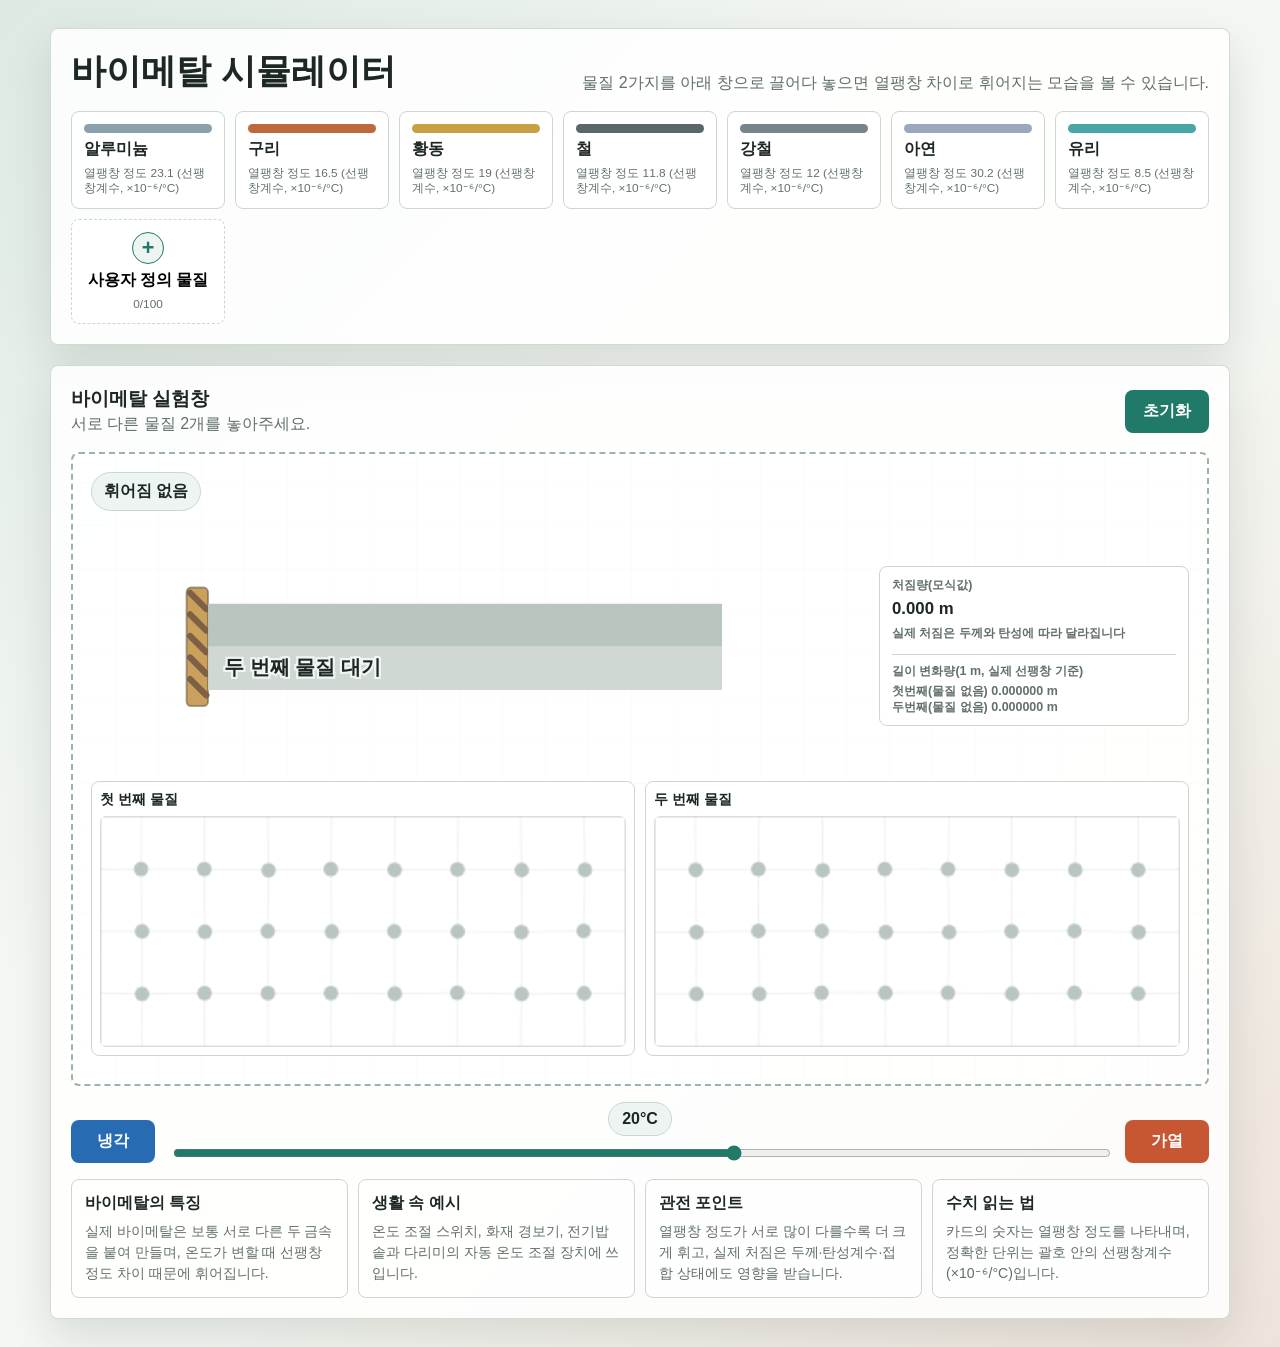
<file: bimetal-simulator/index.html>
<!doctype html>
<html lang="ko">
<head>
  <meta charset="utf-8">
  <meta name="viewport" content="width=device-width, initial-scale=1">
  <title>바이메탈 시뮬레이터</title>
  <link rel="stylesheet" href="style.css?v=friendly-coefficient-label">
</head>
<body>
  <main class="app">
    <section class="library" aria-label="물질 보기창">
      <div class="section-head">
        <h1>바이메탈 시뮬레이터</h1>
        <p>물질 2가지를 아래 창으로 끌어다 놓으면 열팽창 차이로 휘어지는 모습을 볼 수 있습니다.</p>
      </div>
      <div class="material-grid" id="materialGrid"></div>
    </section>

    <section class="workspace" aria-label="바이메탈 실험창">
      <div class="controls">
        <div>
          <h2>바이메탈 실험창</h2>
          <p id="statusText">서로 다른 물질 2개를 놓아주세요.</p>
        </div>
        <button class="reset-button" type="button" id="resetButton">초기화</button>
      </div>

      <div class="drop-zone" id="dropZone" aria-label="물질을 놓는 곳">
        <div class="empty-state" id="emptyState" aria-hidden="true"></div>
        <div class="simulation" id="simulation" hidden>
          <div class="temperature-readout">
            <span id="bendLabel">휘어짐 없음</span>
          </div>
          <div class="bimetal-stage">
            <svg class="bimetal" id="bimetal" viewBox="0 0 760 260" role="img" aria-label="바이메탈 휘어짐 그림">
              <g class="fixed-clamp-svg" aria-hidden="true">
                <rect x="54" y="64" width="24" height="132" rx="5"></rect>
                <path d="M 58 70 L 76 88 M 58 94 L 76 112 M 58 118 L 76 136 M 58 142 L 76 160 M 58 166 L 76 184"></path>
              </g>
              <path class="metal-strip top-strip" id="topStrip" d=""></path>
              <path class="metal-strip bottom-strip" id="bottomStrip" d=""></path>
              <text class="strip-label top-label" id="topLabel" x="96" y="104"></text>
              <text class="strip-label bottom-label" id="bottomLabel" x="96" y="154"></text>
            </svg>
            <div class="deflection-meter" aria-live="polite">
              <span class="deflection-title">처짐량(모식값)</span>
              <strong id="deflectionValue">0.000 m</strong>
              <span class="deflection-note">실제 처짐은 두께와 탄성에 따라 달라집니다</span>
              <div class="length-change-box">
                <span>길이 변화량(1 m, 실제 선팽창 기준)</span>
                <strong id="lengthChangeValue">첫번째(물질 없음) 0.000000 m / 두번째(물질 없음) 0.000000 m</strong>
              </div>
            </div>
          </div>

          <div class="particle-panel" aria-label="입자 운동 시뮬레이션">
            <div class="particle-box">
              <div class="particle-title" id="firstParticleTitle">첫 번째 물질</div>
              <canvas id="firstParticleCanvas" width="320" height="140"></canvas>
            </div>
            <div class="particle-box">
              <div class="particle-title" id="secondParticleTitle">두 번째 물질</div>
              <canvas id="secondParticleCanvas" width="320" height="140"></canvas>
            </div>
          </div>

          <div class="selected-list" id="selectedList"></div>
        </div>
      </div>

      <div class="temperature-panel">
        <button class="temp-button" type="button" id="coolButton">냉각</button>
        <div class="temperature-gauge">
          <span id="temperatureLabel">20°C</span>
          <input id="temperatureSlider" type="range" min="-100" max="100" value="20" step="1" aria-label="온도 조절">
        </div>
        <button class="temp-button heat" type="button" id="heatButton">가열</button>
      </div>

      <section class="bimetal-info" aria-label="바이메탈 정보">
        <div class="info-card">
          <h3>바이메탈의 특징</h3>
          <p>실제 바이메탈은 보통 서로 다른 두 금속을 붙여 만들며, 온도가 변할 때 선팽창 정도 차이 때문에 휘어집니다.</p>
        </div>
        <div class="info-card">
          <h3>생활 속 예시</h3>
          <p>온도 조절 스위치, 화재 경보기, 전기밥솥과 다리미의 자동 온도 조절 장치에 쓰입니다.</p>
        </div>
        <div class="info-card">
          <h3>관전 포인트</h3>
          <p>열팽창 정도가 서로 많이 다를수록 더 크게 휘고, 실제 처짐은 두께·탄성계수·접합 상태에도 영향을 받습니다.</p>
        </div>
        <div class="info-card">
          <h3>수치 읽는 법</h3>
          <p>카드의 숫자는 열팽창 정도를 나타내며, 정확한 단위는 괄호 안의 선팽창계수(×10⁻⁶/°C)입니다.</p>
        </div>
      </section>
    </section>
  </main>

  <div class="modal-backdrop" id="customMaterialModal" hidden>
    <div class="custom-modal" role="dialog" aria-modal="true" aria-labelledby="customMaterialTitle">
      <div class="modal-head">
        <div>
          <h2 id="customMaterialTitle">사용자 정의 물질</h2>
          <p>이름, 열팽창 정도(선팽창계수, ×10⁻⁶/°C), RGB 색상을 정해 새 물질을 만드세요.</p>
        </div>
        <button class="icon-button" type="button" id="closeCustomModal" aria-label="닫기">×</button>
      </div>

      <form class="custom-form" id="customMaterialForm" novalidate>
        <label class="field">
          <span>물질 이름</span>
          <input id="customMaterialName" type="text" maxlength="20" required placeholder="예: 신소재A">
        </label>

        <label class="field">
          <span>열팽창 정도(선팽창계수, ×10⁻⁶/°C)</span>
          <input id="customMaterialCoefficient" type="number" min="0" max="100" step="0.1" required placeholder="0~100">
        </label>

        <div class="rgb-panel" aria-label="RGB 색상 설정">
          <div class="rgb-row">
            <label for="rgbR">R</label>
            <input id="rgbR" class="rgb-slider" type="range" min="0" max="255" value="80">
            <input id="rgbRNumber" class="rgb-number" type="number" min="0" max="255" value="80">
          </div>
          <div class="rgb-row">
            <label for="rgbG">G</label>
            <input id="rgbG" class="rgb-slider" type="range" min="0" max="255" value="160">
            <input id="rgbGNumber" class="rgb-number" type="number" min="0" max="255" value="160">
          </div>
          <div class="rgb-row">
            <label for="rgbB">B</label>
            <input id="rgbB" class="rgb-slider" type="range" min="0" max="255" value="160">
            <input id="rgbBNumber" class="rgb-number" type="number" min="0" max="255" value="160">
          </div>
        </div>

        <div class="custom-preview">
          <div class="preview-color" id="customColorPreview"></div>
          <div class="material-card preview-card" aria-hidden="true">
            <span class="swatch" id="customCardPreviewSwatch"></span>
            <span class="material-name" id="customCardPreviewName">신소재A</span>
            <span class="coefficient" id="customCardPreviewCoefficient">열팽창 정도 45.2 (선팽창계수, ×10⁻⁶/°C)</span>
          </div>
        </div>

        <p class="form-message" id="customMaterialMessage" aria-live="polite"></p>

        <div class="modal-actions">
          <button class="reset-button secondary-button" type="button" id="cancelCustomMaterial">취소</button>
          <button class="reset-button" type="submit">생성</button>
        </div>
      </form>
    </div>
  </div>

  <script src="script.js?v=friendly-coefficient-label"></script>
</body>
</html>
</file>
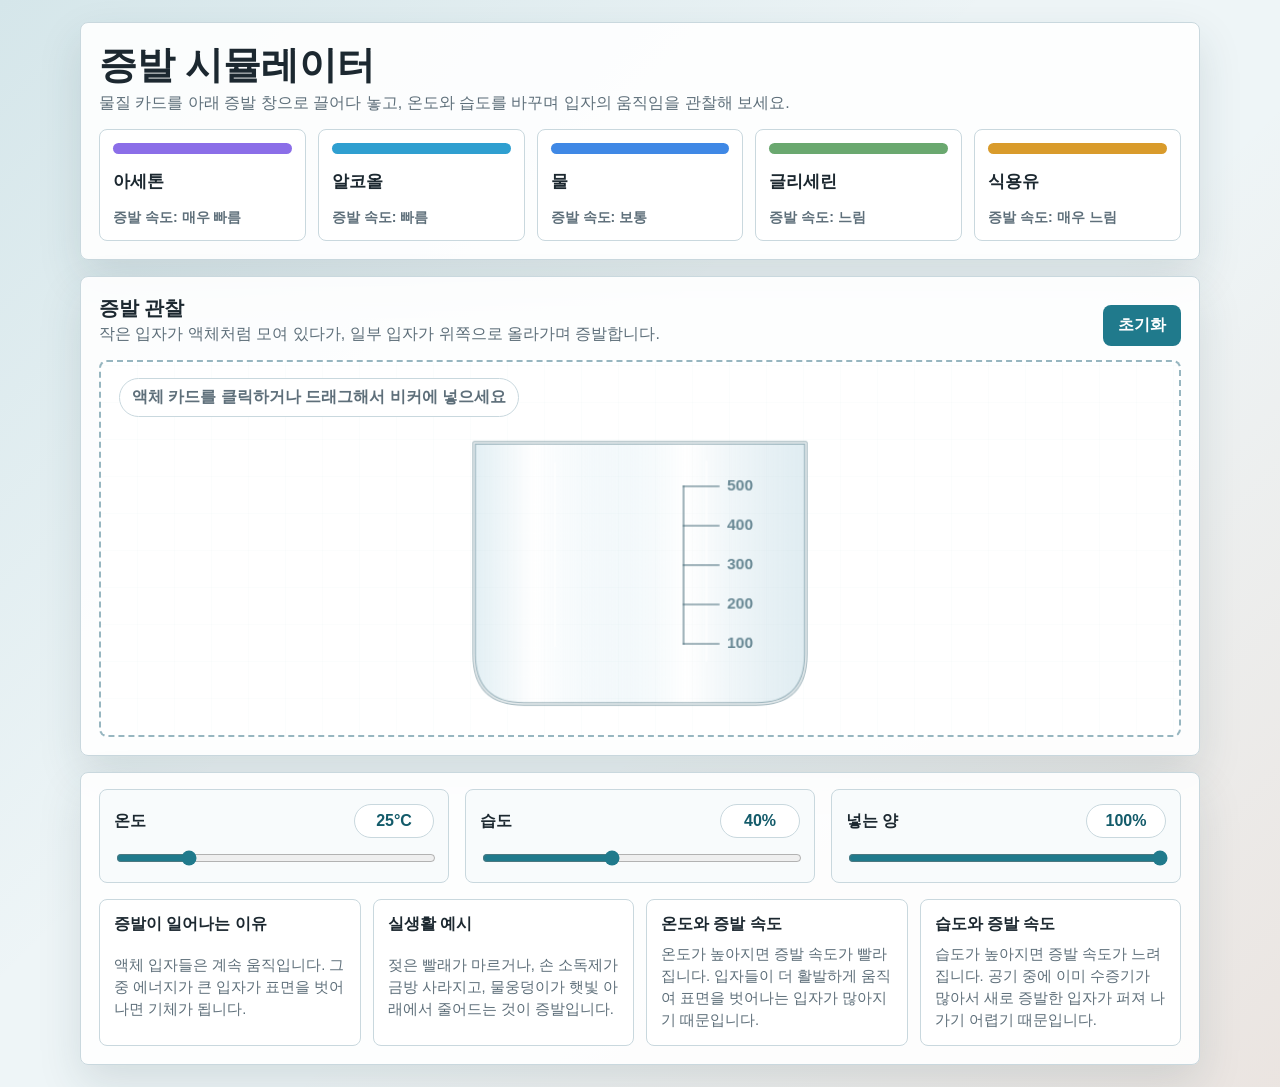
<file: evaporation-simulator/index.html>
<!doctype html>
<html lang="ko">
<head>
  <meta charset="utf-8">
  <meta name="viewport" content="width=device-width, initial-scale=1">
  <title>증발 시뮬레이터</title>
  <link rel="icon" href="data:,">
  <style>
    :root {
      color-scheme: light;
      --bg: #eef5f7;
      --panel: #ffffff;
      --ink: #1c2830;
      --muted: #5e6f7a;
      --line: #c9d8de;
      --accent: #207a8c;
      --accent-dark: #135b6a;
      --warm: #d36d3f;
      --shadow: 0 18px 44px rgba(34, 62, 72, 0.13);
    }

    * {
      box-sizing: border-box;
    }

    body {
      margin: 0;
      min-height: 100vh;
      font-family: "Pretendard Variable", "Pretendard", "SUIT", "Noto Sans KR", "Apple SD Gothic Neo", "Segoe UI", sans-serif;
      -webkit-font-smoothing: antialiased;
      text-rendering: optimizeLegibility;
      color: var(--ink);
      background:
        linear-gradient(135deg, rgba(32, 122, 140, 0.12), transparent 42%),
        linear-gradient(315deg, rgba(211, 109, 63, 0.12), transparent 42%),
        var(--bg);
    }

    button,
    input {
      font: inherit;
    }

    .app {
      width: min(1120px, calc(100% - 28px));
      margin: 0 auto;
      padding: 22px 0;
      display: grid;
      gap: 16px;
    }

    .panel {
      border: 1px solid var(--line);
      border-radius: 8px;
      background: rgba(255, 255, 255, 0.9);
      box-shadow: var(--shadow);
      padding: 18px;
    }

    .panel-head {
      display: flex;
      justify-content: space-between;
      align-items: end;
      gap: 14px;
      margin-bottom: 14px;
    }

    h1,
    h2,
    p {
      margin: 0;
    }

    h1 {
      font-size: clamp(1.55rem, 3vw, 2.35rem);
      font-weight: 800;
      letter-spacing: 0;
    }

    h2 {
      font-size: 1.22rem;
      font-weight: 800;
      letter-spacing: 0;
    }

    p {
      color: var(--muted);
      line-height: 1.5;
    }

    .material-grid {
      display: grid;
      grid-template-columns: repeat(5, minmax(125px, 1fr));
      gap: 12px;
    }

    .material-card {
      min-height: 112px;
      border: 1px solid var(--line);
      border-radius: 8px;
      background: var(--panel);
      cursor: grab;
      user-select: none;
      padding: 13px;
      display: grid;
      grid-template-rows: auto 1fr auto;
      gap: 8px;
      transition: transform 140ms ease, border-color 140ms ease, box-shadow 140ms ease;
    }

    .material-card:hover,
    .material-card:focus-visible {
      border-color: var(--accent);
      box-shadow: 0 10px 22px rgba(32, 122, 140, 0.14);
      transform: translateY(-2px);
      outline: none;
    }

    .material-card:active {
      cursor: grabbing;
    }

    .material-card.is-selected {
      border-color: var(--warm);
      box-shadow: 0 12px 26px rgba(211, 109, 63, 0.18);
    }

    .color-strip {
      width: 100%;
      height: 11px;
      border-radius: 999px;
      background: var(--card-color);
    }

    .material-name {
      font-size: 1.08rem;
      font-weight: 800;
      align-self: center;
    }

    .speed-label {
      color: var(--muted);
      font-size: 0.88rem;
      font-weight: 700;
    }

    .evaporation-window {
      min-height: 430px;
      display: grid;
      grid-template-rows: auto 1fr;
    }

    .stage-actions {
      display: flex;
      align-items: center;
      gap: 10px;
      flex-wrap: wrap;
      justify-content: end;
    }

    .selected-badge {
      display: none;
      min-width: 144px;
      justify-content: center;
      border: 1px solid var(--line);
      border-radius: 999px;
      background: #f4fafb;
      padding: 8px 12px;
      font-weight: 800;
      color: var(--accent-dark);
    }

    .stage {
      position: relative;
      min-height: 340px;
      overflow: hidden;
      border: 2px dashed #97b6c0;
      border-radius: 8px;
      background:
        linear-gradient(rgba(255, 255, 255, 0.78), rgba(255, 255, 255, 0.78)),
        repeating-linear-gradient(0deg, transparent 0 36px, rgba(32, 122, 140, 0.07) 36px 37px),
        repeating-linear-gradient(90deg, transparent 0 36px, rgba(32, 122, 140, 0.07) 36px 37px);
    }

    .stage.is-over {
      border-color: var(--accent);
      background-color: rgba(32, 122, 140, 0.09);
    }

    .stage.has-pending {
      cursor: crosshair;
    }

    .stage-label {
      position: absolute;
      left: 18px;
      top: 16px;
      z-index: 2;
      border: 1px solid var(--line);
      border-radius: 999px;
      background: rgba(255, 255, 255, 0.92);
      padding: 8px 12px;
      color: var(--muted);
      font-weight: 700;
    }

    canvas {
      display: block;
      width: 100%;
      height: 100%;
    }

    .pour-preview {
      position: absolute;
      left: 50%;
      top: 50%;
      z-index: 5;
      width: 78px;
      height: 94px;
      pointer-events: none;
      transform: translate(-34px, -72px);
      transform-origin: 36px 76px;
    }

    .pour-preview[hidden] {
      display: none;
    }

    .pour-beaker {
      position: absolute;
      left: 8px;
      top: 0;
      width: 54px;
      height: 70px;
      border: 2px solid rgba(36, 83, 100, 0.55);
      border-top: 3px solid rgba(36, 83, 100, 0.65);
      border-radius: 6px 6px 15px 15px;
      background: linear-gradient(90deg, rgba(255, 255, 255, 0.58), rgba(132, 190, 210, 0.2), rgba(255, 255, 255, 0.42));
      overflow: hidden;
      box-shadow: 0 10px 20px rgba(34, 62, 72, 0.18);
      transform-origin: 40px 62px;
    }

    .pour-beaker::before {
      content: "";
      position: absolute;
      left: -8px;
      top: -4px;
      width: 25px;
      height: 15px;
      border-top: 2px solid rgba(36, 83, 100, 0.55);
      border-left: 2px solid rgba(36, 83, 100, 0.5);
      border-radius: 50% 0 0 50%;
      transform: rotate(-18deg);
    }

    .pour-beaker-liquid {
      position: absolute;
      left: 4px;
      right: 4px;
      bottom: 4px;
      height: 48%;
      border-radius: 6px 6px 12px 12px;
      background: var(--pour-color);
      opacity: 0.68;
      transition: background 160ms ease;
    }

    .pour-stream {
      position: absolute;
      left: 8px;
      top: 42px;
      width: 8px;
      height: 0;
      border-radius: 999px;
      background: var(--pour-color);
      opacity: 0;
      transform: rotate(52deg);
      transform-origin: top center;
    }

    .pour-preview.is-pouring .pour-beaker {
      animation: tiltPour 1.35s ease-in-out forwards;
    }

    .pour-preview.is-pouring .pour-beaker-liquid {
      animation: miniLiquidDrain 1.35s ease-in-out forwards;
    }

    .pour-preview.is-pouring .pour-stream {
      animation: pourStream 1.35s ease-in-out forwards;
    }

    @keyframes tiltPour {
      0% { transform: rotate(0deg); }
      24% { transform: rotate(-12deg); }
      58% { transform: rotate(-58deg); }
      86% { transform: rotate(-58deg); }
      100% { transform: rotate(-18deg); }
    }

    @keyframes miniLiquidDrain {
      0%, 20% { height: 48%; opacity: 0.68; }
      78% { height: 12%; opacity: 0.52; }
      100% { height: 0; opacity: 0; }
    }

    @keyframes pourStream {
      0%, 22% { height: 0; opacity: 0; }
      38% { height: 82px; opacity: 0.68; }
      82% { height: 98px; opacity: 0.68; }
      100% { height: 0; opacity: 0; }
    }

    .conditions-panel {
      padding-top: 16px;
    }

    .controls-grid {
      display: grid;
      grid-template-columns: repeat(3, minmax(0, 1fr));
      gap: 16px;
    }

    .control-card {
      border: 1px solid var(--line);
      border-radius: 8px;
      background: #f8fbfc;
      padding: 14px;
      display: grid;
      gap: 10px;
    }

    .learning-grid {
      display: grid;
      grid-template-columns: repeat(auto-fit, minmax(220px, 1fr));
      gap: 12px;
      margin-top: 16px;
    }

    .learning-box {
      border: 1px solid var(--line);
      border-radius: 8px;
      background: #ffffff;
      padding: 14px;
      display: grid;
      gap: 8px;
    }

    .learning-box h3 {
      margin: 0;
      font-size: 1rem;
      font-weight: 800;
      letter-spacing: 0;
    }

    .learning-box p {
      font-size: 0.92rem;
    }

    .control-row {
      display: flex;
      align-items: center;
      justify-content: space-between;
      gap: 12px;
    }

    .value-pill {
      min-width: 80px;
      text-align: center;
      border-radius: 999px;
      background: #ffffff;
      border: 1px solid var(--line);
      padding: 7px 10px;
      font-weight: 800;
      color: var(--accent-dark);
    }

    input[type="range"] {
      width: 100%;
      accent-color: var(--accent);
    }

    input[type="range"]:disabled {
      opacity: 0.45;
      cursor: not-allowed;
    }

    .reset-button {
      border: 0;
      border-radius: 8px;
      background: var(--accent);
      color: #fff;
      padding: 10px 15px;
      font-weight: 800;
      cursor: pointer;
    }

    .reset-button:hover {
      background: var(--accent-dark);
    }

    @media (max-width: 760px) {
      .panel-head {
        align-items: start;
        flex-direction: column;
      }

      .material-grid,
      .controls-grid,
      .learning-grid {
        grid-template-columns: 1fr;
      }

      .evaporation-window {
        min-height: 380px;
      }

      .stage {
        min-height: 310px;
      }
    }
  </style>
</head>
<body>
  <main class="app">
    <section class="panel" aria-labelledby="materialTitle">
      <div class="panel-head">
        <div>
          <h1 id="materialTitle">증발 시뮬레이터</h1>
          <p>물질 카드를 아래 증발 창으로 끌어다 놓고, 온도와 습도를 바꾸며 입자의 움직임을 관찰해 보세요.</p>
        </div>
      </div>
      <div class="material-grid" id="materialGrid"></div>
    </section>

    <section class="panel evaporation-window" aria-labelledby="stageTitle">
      <div class="panel-head">
        <div>
          <h2 id="stageTitle">증발 관찰</h2>
          <p>작은 입자가 액체처럼 모여 있다가, 일부 입자가 위쪽으로 올라가며 증발합니다.</p>
        </div>
        <div class="stage-actions">
          <span class="selected-badge" id="selectedMaterial">선택된 물질: 없음</span>
          <button class="reset-button" type="button" id="resetButton">초기화</button>
        </div>
      </div>
      <div class="stage" id="stage">
        <div class="stage-label" id="stageLabel">액체 카드를 클릭하거나 드래그해서 비커에 넣으세요</div>
        <div class="pour-preview" id="pourPreview" hidden aria-hidden="true">
          <div class="pour-beaker">
            <div class="pour-beaker-liquid"></div>
          </div>
          <div class="pour-stream"></div>
        </div>
        <canvas id="evaporationCanvas" width="1040" height="360" aria-label="증발 입자 애니메이션"></canvas>
      </div>
    </section>

    <section class="panel conditions-panel" aria-label="조건 조절">
      <div class="controls-grid">
        <label class="control-card">
          <span class="control-row">
            <strong>온도</strong>
            <span class="value-pill" id="temperatureValue">25°C</span>
          </span>
          <input id="temperatureSlider" type="range" min="10" max="80" value="25">
        </label>
        <label class="control-card">
          <span class="control-row">
            <strong>습도</strong>
            <span class="value-pill" id="humidityValue">40%</span>
          </span>
          <input id="humiditySlider" type="range" min="0" max="100" value="40">
        </label>
        <label class="control-card">
          <span class="control-row">
            <strong>넣는 양</strong>
            <span class="value-pill" id="amountValue">100%</span>
          </span>
          <input id="amountSlider" type="range" min="10" max="100" value="100">
        </label>
      </div>
      <div class="learning-grid" aria-label="증발 학습 설명">
        <article class="learning-box">
          <h3>증발이 일어나는 이유</h3>
          <p>액체 입자들은 계속 움직입니다. 그중 에너지가 큰 입자가 표면을 벗어나면 기체가 됩니다.</p>
        </article>
        <article class="learning-box">
          <h3>실생활 예시</h3>
          <p>젖은 빨래가 마르거나, 손 소독제가 금방 사라지고, 물웅덩이가 햇빛 아래에서 줄어드는 것이 증발입니다.</p>
        </article>
        <article class="learning-box">
          <h3>온도와 증발 속도</h3>
          <p>온도가 높아지면 증발 속도가 빨라집니다. 입자들이 더 활발하게 움직여 표면을 벗어나는 입자가 많아지기 때문입니다.</p>
        </article>
        <article class="learning-box">
          <h3>습도와 증발 속도</h3>
          <p>습도가 높아지면 증발 속도가 느려집니다. 공기 중에 이미 수증기가 많아서 새로 증발한 입자가 퍼져 나가기 어렵기 때문입니다.</p>
        </article>
      </div>
    </section>
  </main>

  <script>
    const materials = [
      { id: "acetone", name: "아세톤", speedText: "매우 빠름", speed: 2.7, color: "#8b6ee8" },
      { id: "alcohol", name: "알코올", speedText: "빠름", speed: 2.0, color: "#2f9fd0" },
      { id: "water", name: "물", speedText: "보통", speed: 1.25, color: "#3f88e5" },
      { id: "glycerin", name: "글리세린", speedText: "느림", speed: 0.72, color: "#6aa86f" },
      { id: "oil", name: "식용유", speedText: "매우 느림", speed: 0.38, color: "#d99b2b" }
    ];

    const materialGrid = document.querySelector("#materialGrid");
    const stage = document.querySelector("#stage");
    const stageLabel = document.querySelector("#stageLabel");
    const selectedMaterial = document.querySelector("#selectedMaterial");
    const pourPreview = document.querySelector("#pourPreview");
    const canvas = document.querySelector("#evaporationCanvas");
    const ctx = canvas.getContext("2d");
    const temperatureSlider = document.querySelector("#temperatureSlider");
    const humiditySlider = document.querySelector("#humiditySlider");
    const amountSlider = document.querySelector("#amountSlider");
    const temperatureValue = document.querySelector("#temperatureValue");
    const humidityValue = document.querySelector("#humidityValue");
    const amountValue = document.querySelector("#amountValue");
    const resetButton = document.querySelector("#resetButton");

    let currentMaterial = null;
    let pendingMaterial = null;
    let pouringMaterial = null;
    let isPointerInStage = false;
    let isPouring = false;
    let particles = [];
    let lastTime = 0;
    let liquidAmount = 0;
    let pourTimer = null;
    const particleSpriteCache = new Map();

    const beaker = {
      rimY: 55,
      topY: 78,
      bottomY: 330,
      left: 360,
      right: 680,
      initialLiquidTop: 140,
      liquidTop: 140,
      liquidBottom: 330,
      cornerRadius: 48
    };

    function renderMaterialCards() {
      materialGrid.innerHTML = "";
      materials.forEach((material) => {
        const card = document.createElement("div");
        card.className = "material-card";
        card.draggable = true;
        card.tabIndex = 0;
        card.role = "button";
        card.dataset.id = material.id;
        card.style.setProperty("--card-color", material.color);
        card.innerHTML = `
          <span class="color-strip"></span>
          <span class="material-name">${material.name}</span>
          <span class="speed-label">증발 속도: ${material.speedText}</span>
        `;
        card.addEventListener("dragstart", (event) => {
          event.dataTransfer.setData("text/plain", material.id);
          event.dataTransfer.effectAllowed = "copy";
        });
        card.addEventListener("click", () => selectMaterial(material.id));
        card.addEventListener("keydown", (event) => {
          if (event.key === "Enter" || event.key === " ") {
            event.preventDefault();
            selectMaterial(material.id);
          }
        });
        materialGrid.append(card);
      });
      updateMaterialCardSelection();
    }

    function selectMaterial(id) {
      if (isPouring) return;
      if (currentMaterial) {
        stageLabel.textContent = "새 물질을 넣으려면 먼저 초기화하세요";
        return;
      }
      fillBeaker(materials.find((material) => material.id === id) || null);
    }

    function fillBeaker(material) {
      currentMaterial = material || null;
      pendingMaterial = null;
      pouringMaterial = null;
      isPouring = false;
      liquidAmount = currentMaterial ? getSelectedInitialAmount() : 0;
      updateLiquidLevel();
      updateLiquidReadout();
      updateAmountControlState();
      updateMaterialCardSelection();
      createLiquidParticles();
      pourPreview.classList.remove("is-pouring");
      updatePourPreviewVisibility();
    }

    function clearSimulation() {
      if (pourTimer) {
        window.clearTimeout(pourTimer);
        pourTimer = null;
      }
      currentMaterial = null;
      pendingMaterial = null;
      pouringMaterial = null;
      isPouring = false;
      liquidAmount = 0;
      particles = [];
      pourPreview.classList.remove("is-pouring");
      updateLiquidLevel();
      updateLiquidReadout();
      updateAmountControlState();
      updateMaterialCardSelection();
      updatePourPreviewVisibility();
    }

    function createLiquidParticles() {
      particles = [];
      if (!currentMaterial) return;

      const cols = 28;
      const rowGap = 11;
      const usableHeight = beaker.liquidBottom - beaker.liquidTop - 18;
      const rows = Math.max(7, Math.floor(usableHeight / rowGap) + 1);
      const gapY = usableHeight / (rows - 1);

      for (let row = 0; row < rows; row += 1) {
        const y = beaker.liquidTop + 10 + row * gapY;
        const bounds = getBeakerBoundsAtY(y);
        const radius = 5.6;
        const startX = bounds.left + 22;
        const endX = bounds.right - 22;
        const gapX = (endX - startX) / (cols - 1);

        for (let col = 0; col < cols; col += 1) {
          const x = startX + col * gapX + (row % 2) * gapX * 0.38;
          if (x > endX) continue;
          particles.push({
            x,
            y: y + Math.random() * 3,
            homeX: x,
            homeY: y,
            radius: radius + Math.random() * 0.8,
            phase: Math.random() * Math.PI * 2,
            vapor: false,
            alpha: 1,
            riseSpeed: 0.42 + Math.random() * 0.45,
            vx: 0,
            vy: 0,
            kickX: 0
          });
        }
      }
    }

    function getConditionFactor() {
      const temperature = Number(temperatureSlider.value);
      const humidity = Number(humiditySlider.value);
      const temperatureFactor = 0.35 + temperature / 42;
      const humidityFactor = 1.25 - humidity / 115;
      return Math.max(0.12, temperatureFactor * humidityFactor);
    }

    function getParticleMotionFactor() {
      const temperature = Number(temperatureSlider.value);
      return 0.55 + ((temperature - 10) / 70) * 1.25;
    }

    function updateValueLabels() {
      temperatureValue.textContent = `${temperatureSlider.value}°C`;
      humidityValue.textContent = `${humiditySlider.value}%`;
      amountValue.textContent = `${amountSlider.value}%`;
    }

    function getSelectedInitialAmount() {
      return clamp(Number(amountSlider.value) / 100, 0.1, 1);
    }

    function applyInitialAmount() {
      updateValueLabels();
    }

    function updateAmountControlState() {
      amountSlider.disabled = Boolean(currentMaterial) || isPouring;
    }

    function updateLiquidLevel() {
      beaker.liquidTop = getCurrentLiquidTop();
    }

    function getCurrentLiquidTop() {
      if (!currentMaterial || liquidAmount <= 0) return beaker.liquidBottom;
      const liquidHeight = beaker.liquidBottom - beaker.initialLiquidTop;
      return beaker.liquidBottom - liquidHeight * liquidAmount;
    }

    function updateLiquidReadout() {
      if (!currentMaterial) {
        if (isPouring && pouringMaterial) {
          selectedMaterial.textContent = `붓는 중: ${pouringMaterial.name}`;
          stageLabel.textContent = `${pouringMaterial.name}을 천천히 붓는 중입니다`;
          return;
        }
        if (pendingMaterial) {
          selectedMaterial.textContent = `선택한 물질: ${pendingMaterial.name}`;
          stageLabel.textContent = "증발 창 안에서 좌클릭하면 비커를 기울여 액체를 붓습니다";
          return;
        }
        selectedMaterial.textContent = "선택된 물질: 없음";
        stageLabel.textContent = "액체 카드를 클릭하거나 드래그해서 비커에 넣으세요";
        return;
      }

      const percent = Math.max(0, Math.ceil(liquidAmount * 100));
      selectedMaterial.textContent = `선택된 물질: ${currentMaterial.name} (${percent}%)`;
      stageLabel.textContent = liquidAmount > 0
        ? `${currentMaterial.name}의 증발을 관찰 중 · 남은 액체 ${percent}%`
        : `${currentMaterial.name}이 모두 증발했습니다`;
    }

    function updateMaterialCardSelection() {
      document.querySelectorAll(".material-card").forEach((card) => {
        card.classList.toggle("is-selected", Boolean(pendingMaterial && card.dataset.id === pendingMaterial.id));
      });
    }

    function updatePourPreviewVisual() {
      const material = pouringMaterial || pendingMaterial;
      if (!material) return;
      pourPreview.style.setProperty("--pour-color", material.color);
    }

    function updatePourPreviewPosition(event) {
      const rect = stage.getBoundingClientRect();
      const x = clamp(event.clientX - rect.left, 42, rect.width - 32);
      const y = clamp(event.clientY - rect.top, 82, rect.height - 20);
      pourPreview.style.left = `${x}px`;
      pourPreview.style.top = `${y}px`;
    }

    function updatePourPreviewVisibility() {
      const shouldShow = (Boolean(pendingMaterial) && isPointerInStage && !currentMaterial) || isPouring;
      pourPreview.hidden = !shouldShow;
      stage.classList.toggle("has-pending", Boolean(pendingMaterial && !currentMaterial && !isPouring));
    }

    function beginPour(event) {
      if (!pendingMaterial || isPouring || currentMaterial) return;
      updatePourPreviewPosition(event);
      pouringMaterial = pendingMaterial;
      pendingMaterial = null;
      isPouring = true;
      liquidAmount = 0;
      particles = [];
      updateLiquidLevel();
      updateLiquidReadout();
      updateAmountControlState();
      updateMaterialCardSelection();
      updatePourPreviewVisual();
      pourPreview.hidden = false;
      pourPreview.classList.remove("is-pouring");
      void pourPreview.offsetWidth;
      pourPreview.classList.add("is-pouring");
      pourTimer = window.setTimeout(() => {
        const material = pouringMaterial;
        pourTimer = null;
        fillBeaker(material);
      }, 1450);
    }

    function drainLiquid(speed, dt) {
      if (!currentMaterial || liquidAmount <= 0) return;
      liquidAmount = clamp(liquidAmount - speed * 0.00018 * dt, 0, 1);
      updateLiquidLevel();
      updateLiquidReadout();
    }

    function isParticleInLiquid(particle) {
      if (liquidAmount <= 0) return false;
      const liquidHeight = getLiquidHeight();
      const radius = getParticleLiquidRadius(particle);
      if (particle.homeY >= beaker.liquidTop + radius) return true;
      if (liquidHeight < particle.radius * 2.4) {
        return particle.homeY >= beaker.liquidBottom - Math.max(16, particle.radius * 2.4);
      }
      return false;
    }

    function getLiquidHeight() {
      return Math.max(0, beaker.liquidBottom - beaker.liquidTop);
    }

    function getParticleLiquidRadius(particle) {
      if (liquidAmount <= 0) return 0;
      const liquidHeight = getLiquidHeight();
      return clamp(Math.min(particle.radius, liquidHeight / 2 - 0.4), 0.8, particle.radius);
    }

    function getParticleDrawRadius(particle) {
      if (particle.vapor) return particle.vaporRadius || particle.radius;
      return getParticleLiquidRadius(particle);
    }

    function drawLiquidShape(topBounds) {
      const radius = beaker.cornerRadius;
      const bottomCurveStart = beaker.bottomY - radius;

      ctx.beginPath();
      ctx.moveTo(topBounds.left, beaker.liquidTop);
      ctx.lineTo(topBounds.right, beaker.liquidTop);

      if (beaker.liquidTop >= bottomCurveStart) {
        ctx.quadraticCurveTo(beaker.right, beaker.bottomY, beaker.right - radius, beaker.bottomY);
        ctx.lineTo(beaker.left + radius, beaker.bottomY);
        ctx.quadraticCurveTo(beaker.left, beaker.bottomY, topBounds.left, beaker.liquidTop);
      } else {
        ctx.lineTo(beaker.right, bottomCurveStart);
        ctx.quadraticCurveTo(beaker.right, beaker.bottomY, beaker.right - radius, beaker.bottomY);
        ctx.lineTo(beaker.left + radius, beaker.bottomY);
        ctx.quadraticCurveTo(beaker.left, beaker.bottomY, beaker.left, bottomCurveStart);
        ctx.lineTo(topBounds.left, beaker.liquidTop);
      }

      ctx.closePath();
    }

    function drawBeaker() {
      ctx.save();
      ctx.lineCap = "round";
      ctx.lineJoin = "round";

      const radius = beaker.cornerRadius;
      const bodyGradient = ctx.createLinearGradient(beaker.left, 0, beaker.right, 0);
      bodyGradient.addColorStop(0, "rgba(138, 190, 210, 0.24)");
      bodyGradient.addColorStop(0.18, "rgba(255, 255, 255, 0.28)");
      bodyGradient.addColorStop(0.42, "rgba(176, 214, 230, 0.15)");
      bodyGradient.addColorStop(0.64, "rgba(255, 255, 255, 0.33)");
      bodyGradient.addColorStop(1, "rgba(121, 176, 198, 0.23)");

      ctx.beginPath();
      ctx.moveTo(beaker.left, beaker.topY);
      ctx.lineTo(beaker.left, beaker.bottomY - radius);
      ctx.quadraticCurveTo(beaker.left, beaker.bottomY, beaker.left + radius, beaker.bottomY);
      ctx.lineTo(beaker.right - radius, beaker.bottomY);
      ctx.quadraticCurveTo(beaker.right, beaker.bottomY, beaker.right, beaker.bottomY - radius);
      ctx.lineTo(beaker.right, beaker.topY);
      ctx.closePath();
      ctx.fillStyle = bodyGradient;
      ctx.fill();

      ctx.lineWidth = 3.4;
      ctx.strokeStyle = "rgba(36, 83, 100, 0.42)";
      ctx.stroke();

      ctx.lineWidth = 1.5;
      ctx.strokeStyle = "rgba(255, 255, 255, 0.72)";
      ctx.stroke();

      ctx.lineWidth = 2;
      ctx.strokeStyle = "rgba(255, 255, 255, 0.6)";
      ctx.beginPath();
      ctx.moveTo(beaker.left + 78, beaker.topY + 20);
      ctx.lineTo(beaker.left + 78, beaker.bottomY - 56);
      ctx.moveTo(beaker.right - 96, beaker.topY + 18);
      ctx.lineTo(beaker.right - 96, beaker.bottomY - 42);
      ctx.stroke();

      drawGraduations();

      if (currentMaterial && liquidAmount > 0) {
        const topBounds = getBeakerBoundsAtY(beaker.liquidTop);
        ctx.fillStyle = colorWithAlpha(currentMaterial.color, 0.16);
        drawLiquidShape(topBounds);
        ctx.fill();

        ctx.strokeStyle = colorWithAlpha(currentMaterial.color, 0.45);
        ctx.lineWidth = 2;
        ctx.beginPath();
        ctx.moveTo(topBounds.left, beaker.liquidTop);
        ctx.lineTo(topBounds.right, beaker.liquidTop);
        ctx.stroke();
      }
      ctx.restore();
    }

    function drawGraduations() {
      const scaleX = beaker.right - 118;
      const labelX = scaleX + 42;
      const startY = beaker.bottomY - 58;
      const step = 38;

      ctx.save();
      ctx.lineWidth = 2;
      ctx.strokeStyle = "rgba(53, 94, 109, 0.45)";
      ctx.fillStyle = "rgba(53, 94, 109, 0.72)";
      ctx.font = "700 15px Segoe UI, sans-serif";
      ctx.textAlign = "left";
      ctx.textBaseline = "middle";

      ctx.beginPath();
      ctx.moveTo(scaleX, startY);
      ctx.lineTo(scaleX, startY - step * 4);
      ctx.stroke();

      [100, 200, 300, 400, 500].forEach((value, index) => {
        const y = startY - step * index;
        ctx.beginPath();
        ctx.moveTo(scaleX, y);
        ctx.lineTo(scaleX + 34, y);
        ctx.stroke();
        ctx.fillText(String(value), labelX, y);
      });
      ctx.restore();
    }

    function animate(time = 0) {
      const dt = Math.min(32, time - lastTime || 16) / 16;
      lastTime = time;
      ctx.clearRect(0, 0, canvas.width, canvas.height);
      drawBeaker();

      if (!currentMaterial) {
        requestAnimationFrame(animate);
        return;
      }

      const speed = currentMaterial.speed * getConditionFactor();
      const motionFactor = getParticleMotionFactor();
      drainLiquid(speed, dt);
      particles.forEach((particle) => {
        particle.phase += 0.052 * motionFactor * dt;

        if (particle.hidden) return;

        const inLiquid = isParticleInLiquid(particle);
        const particleRadius = inLiquid ? getParticleLiquidRadius(particle) : particle.radius;
        const nearSurface = inLiquid && particle.homeY <= beaker.liquidTop + 18;
        if (!particle.vapor && nearSurface && Math.random() < speed * 0.0065 * dt) {
          particle.vapor = true;
          particle.vaporRadius = particleRadius;
          particle.y = beaker.liquidTop - particle.vaporRadius;
          particle.x = clamp(particle.x, getBeakerBoundsAtY(particle.y).left + particle.vaporRadius, getBeakerBoundsAtY(particle.y).right - particle.vaporRadius);
          particle.riseSpeed = 0.78 + Math.random() * 1.05;
          particle.vx = (Math.random() - 0.5) * (2.6 + speed * 0.55);
          particle.vy = -particle.riseSpeed * speed;
        }

        if (particle.vapor) {
          const vaporRadius = particle.vaporRadius || particle.radius;
          particle.vy -= 0.012 * speed * dt;
          particle.y += particle.vy * dt;
          particle.x += particle.vx * dt;
          if (particle.y >= beaker.topY) {
          const bounds = getBeakerBoundsAtY(particle.y);
          const minX = bounds.left + vaporRadius;
          const maxX = bounds.right - vaporRadius;
          if (particle.x < minX || particle.x > maxX) {
            const hitLeft = particle.x < minX;
            particle.x = clamp(particle.x, minX, maxX);
            const direction = hitLeft ? 1 : -1;
            const rebound = Math.max(Math.abs(particle.vx) * (1.04 + Math.random() * 0.16), 1.55);
            particle.vx = direction * rebound;
            particle.y -= (0.45 + Math.random() * 0.65) * speed * dt;
            particle.phase += 0.8;
          }
          } else {
            particle.vx += Math.sin(particle.phase * 0.7) * 0.035 * dt;
          }
          particle.alpha = Math.max(0, particle.alpha - 0.0022 * speed * dt);
          if (
            particle.y < vaporRadius ||
            particle.x < vaporRadius ||
            particle.x > canvas.width - vaporRadius ||
            particle.alpha <= 0.08
          ) {
            if (liquidAmount <= 0) {
              particle.hidden = true;
              return;
            }
            particle.vapor = false;
            particle.alpha = 1;
            particle.vx = 0;
            particle.vy = 0;
            particle.vaporRadius = null;
            particle.x = particle.homeX + (Math.random() - 0.5) * 10;
            particle.y = particle.homeY + Math.random() * 8;
          }
        } else {
          if (!inLiquid) return;
          const liquidBounds = getBeakerBoundsAtY(particle.homeY);
          const minX = liquidBounds.left + particleRadius;
          const maxX = liquidBounds.right - particleRadius;
          const liquidShakeX = 2.4 + motionFactor * 1.9;
          const liquidShakeY = Math.min(4.6, Math.max(0.45, getLiquidHeight() / 3)) * (0.55 + motionFactor * 0.45);
          const rawX = particle.homeX + Math.cos(particle.phase) * liquidShakeX + particle.kickX;
          if (rawX < minX || rawX > maxX) {
            particle.kickX = (rawX < minX ? 1 : -1) * (2.2 + Math.random() * 1.4);
            particle.phase += 0.55;
          }
          particle.kickX *= 0.9;
          particle.x = clamp(rawX, minX, maxX);
          particle.y = clamp(
            particle.homeY + Math.sin(particle.phase * 1.35) * liquidShakeY,
            beaker.liquidTop + particleRadius,
            beaker.liquidBottom - particleRadius
          );
        }

        drawParticle(particle, currentMaterial.color);
      });

      requestAnimationFrame(animate);
    }

    function drawParticle(particle, color) {
      const radius = getParticleDrawRadius(particle);
      if (radius <= 0) return;
      const sprite = getParticleSprite(color, radius);
      ctx.save();
      ctx.globalAlpha = particle.vapor ? particle.alpha * 0.78 : 1;
      ctx.drawImage(sprite, particle.x - sprite.width / 2, particle.y - sprite.height / 2);
      ctx.restore();
    }

    function getParticleSprite(color, radius) {
      const roundedRadius = Math.max(0.8, Math.round(radius * 2) / 2);
      const key = `${color}-${roundedRadius}`;
      const cached = particleSpriteCache.get(key);
      if (cached) return cached;

      const padding = 3;
      const size = Math.ceil((roundedRadius + padding) * 2);
      const sprite = document.createElement("canvas");
      sprite.width = size;
      sprite.height = size;
      const spriteContext = sprite.getContext("2d");
      const center = size / 2;
      const gradient = spriteContext.createRadialGradient(
        center - roundedRadius * 0.35,
        center - roundedRadius * 0.35,
        roundedRadius * 0.15,
        center,
        center,
        roundedRadius
      );
      gradient.addColorStop(0, "rgba(255, 255, 255, 0.9)");
      gradient.addColorStop(0.32, colorWithAlpha(color, 0.98));
      gradient.addColorStop(1, colorWithAlpha(color, 0.82));
      spriteContext.beginPath();
      spriteContext.fillStyle = gradient;
      spriteContext.arc(center, center, roundedRadius, 0, Math.PI * 2);
      spriteContext.fill();
      spriteContext.lineWidth = 1;
      spriteContext.strokeStyle = colorWithAlpha(color, 0.36);
      spriteContext.stroke();

      particleSpriteCache.set(key, sprite);
      return sprite;
    }

    function getBeakerBoundsAtY(y) {
      const bottomCurveStart = beaker.bottomY - beaker.cornerRadius;
      if (y > bottomCurveStart) {
        const dy = y - bottomCurveStart;
        const inset = beaker.cornerRadius - Math.sqrt(Math.max(0, beaker.cornerRadius ** 2 - dy ** 2));
        return {
          left: beaker.left + inset,
          right: beaker.right - inset
        };
      }

      return {
        left: beaker.left,
        right: beaker.right
      };
    }

    function clamp(value, min, max) {
      return Math.max(min, Math.min(max, value));
    }

    function colorWithAlpha(hex, alpha) {
      const value = hex.replace("#", "");
      const r = parseInt(value.slice(0, 2), 16);
      const g = parseInt(value.slice(2, 4), 16);
      const b = parseInt(value.slice(4, 6), 16);
      return `rgba(${r}, ${g}, ${b}, ${alpha})`;
    }

    stage.addEventListener("dragover", (event) => {
      event.preventDefault();
      stage.classList.add("is-over");
    });

    stage.addEventListener("dragleave", () => {
      stage.classList.remove("is-over");
    });

    stage.addEventListener("drop", (event) => {
      event.preventDefault();
      stage.classList.remove("is-over");
      selectMaterial(event.dataTransfer.getData("text/plain"));
    });

    stage.addEventListener("pointerenter", (event) => {
      isPointerInStage = true;
      updatePourPreviewPosition(event);
      updatePourPreviewVisibility();
    });

    stage.addEventListener("pointermove", (event) => {
      if (!isPouring) updatePourPreviewPosition(event);
      updatePourPreviewVisibility();
    });

    stage.addEventListener("pointerleave", () => {
      isPointerInStage = false;
      updatePourPreviewVisibility();
    });

    stage.addEventListener("click", (event) => {
      beginPour(event);
    });

    temperatureSlider.addEventListener("input", updateValueLabels);
    humiditySlider.addEventListener("input", updateValueLabels);
    amountSlider.addEventListener("input", applyInitialAmount);
    resetButton.addEventListener("click", () => {
      temperatureSlider.value = 25;
      humiditySlider.value = 40;
      amountSlider.value = 100;
      updateValueLabels();
      clearSimulation();
    });

    renderMaterialCards();
    updateValueLabels();
    updateAmountControlState();
    requestAnimationFrame(animate);
  </script>
</body>
</html>
</file>
<file: bimetal-simulator/style.css>
:root {
  color-scheme: light;
  --bg: #f4f7f2;
  --ink: #1d2723;
  --muted: #617068;
  --panel: #ffffff;
  --line: #cbd8cf;
  --accent: #217a67;
  --accent-strong: #145d4e;
  --warm: #c75732;
  --cool: #276cb2;
  --shadow: 0 18px 45px rgba(28, 48, 40, 0.13);
}

* {
  box-sizing: border-box;
}

body {
  margin: 0;
  min-height: 100vh;
  font-family: "Pretendard", "SUIT", "Noto Sans KR", "Segoe UI", "Malgun Gothic", sans-serif;
  color: var(--ink);
  background:
    linear-gradient(135deg, rgba(33, 122, 103, 0.11), transparent 38%),
    linear-gradient(315deg, rgba(199, 87, 50, 0.12), transparent 42%),
    var(--bg);
}

button,
input {
  font: inherit;
}

.app {
  width: min(1180px, calc(100% - 32px));
  min-height: 100vh;
  margin: 0 auto;
  padding: 28px 0;
  display: grid;
  grid-template-rows: auto 1fr;
  gap: 20px;
}

.library,
.workspace {
  background: rgba(255, 255, 255, 0.86);
  border: 1px solid rgba(203, 216, 207, 0.9);
  box-shadow: var(--shadow);
}

.library {
  border-radius: 8px;
  padding: 20px;
}

.section-head {
  display: flex;
  align-items: end;
  justify-content: space-between;
  gap: 18px;
  margin-bottom: 16px;
}

h1,
h2,
p {
  margin: 0;
}

h1 {
  font-size: clamp(1.7rem, 2.7vw, 2.45rem);
  font-weight: 900;
  letter-spacing: 0;
}

h2 {
  font-size: 1.2rem;
  font-weight: 900;
  letter-spacing: 0;
}

p,
#statusText {
  color: var(--muted);
  line-height: 1.5;
}

.material-grid {
  display: grid;
  grid-template-columns: repeat(7, minmax(112px, 1fr));
  gap: 10px;
}

.material-card {
  position: relative;
  min-height: 96px;
  padding: 12px;
  border: 1px solid var(--line);
  border-radius: 8px;
  background: var(--panel);
  cursor: grab;
  display: grid;
  grid-template-rows: auto 1fr auto;
  gap: 6px;
  transition: border-color 150ms ease;
  user-select: none;
}

.material-action,
.delete-material {
  position: absolute;
  top: 7px;
  width: 24px;
  height: 24px;
  border: 1px solid var(--line);
  border-radius: 50%;
  display: grid;
  place-items: center;
  background: #fff;
  color: var(--accent);
  font-size: 1rem;
  font-weight: 900;
  line-height: 1;
  cursor: pointer;
}

.material-action {
  right: 7px;
  display: none;
}

.delete-material {
  right: 7px;
  color: var(--warm);
}

.add-material-card {
  border-style: dashed;
  cursor: pointer;
  place-items: center;
  text-align: center;
}

.add-material-plus {
  width: 32px;
  height: 32px;
  border: 1px solid var(--accent);
  border-radius: 50%;
  display: grid;
  place-items: center;
  color: var(--accent);
  background: #edf4f1;
  font-size: 1.35rem;
  font-weight: 900;
}

.material-action:hover,
.delete-material:hover {
  border-color: currentColor;
}

.material-card:active {
  cursor: grabbing;
}

.material-card:hover,
.material-card:focus-visible {
  border-color: var(--accent);
  outline: none;
}

.material-card.is-used {
  opacity: 0.42;
  cursor: not-allowed;
}

.drag-ghost {
  position: fixed;
  z-index: 50;
  width: 150px;
  pointer-events: none;
  transform: translate(-50%, -50%) rotate(-2deg);
}

.swatch {
  width: 100%;
  height: 9px;
  border-radius: 999px;
}

.material-name {
  font-weight: 800;
  font-size: 1rem;
}

.coefficient {
  color: var(--muted);
  font-size: 0.74rem;
  line-height: 1.25;
}

.modal-backdrop {
  position: fixed;
  inset: 0;
  z-index: 100;
  display: grid;
  place-items: center;
  padding: 18px;
  background: rgba(29, 39, 35, 0.34);
}

.modal-backdrop[hidden] {
  display: none;
}

.custom-modal {
  width: min(560px, 100%);
  max-height: min(92vh, 720px);
  overflow: auto;
  border: 1px solid var(--line);
  border-radius: 8px;
  background: var(--panel);
  padding: 18px;
  box-shadow: var(--shadow);
}

.modal-head {
  display: flex;
  align-items: start;
  justify-content: space-between;
  gap: 12px;
  margin-bottom: 16px;
}

.icon-button {
  border: 1px solid var(--line);
  border-radius: 50%;
  width: 34px;
  height: 34px;
  background: #fff;
  color: var(--ink);
  font-size: 1.35rem;
  font-weight: 900;
  line-height: 1;
  cursor: pointer;
}

.custom-form,
.field,
.rgb-panel {
  display: grid;
  gap: 10px;
}

.field span {
  color: var(--muted);
  font-size: 0.88rem;
  font-weight: 800;
}

.field input,
.rgb-number {
  width: 100%;
  border: 1px solid var(--line);
  border-radius: 8px;
  padding: 10px 12px;
  background: #fff;
  color: var(--ink);
}

.rgb-panel {
  border: 1px solid var(--line);
  border-radius: 8px;
  padding: 12px;
  background: rgba(237, 244, 241, 0.7);
}

.rgb-row {
  display: grid;
  grid-template-columns: 22px minmax(0, 1fr) 78px;
  align-items: center;
  gap: 10px;
}

.rgb-row label {
  font-weight: 900;
}

.rgb-slider {
  width: 100%;
  accent-color: var(--accent);
}

.custom-preview {
  display: grid;
  grid-template-columns: 110px minmax(0, 1fr);
  gap: 12px;
  align-items: stretch;
}

.preview-color {
  min-height: 96px;
  border: 1px solid var(--line);
  border-radius: 8px;
  background: rgb(80, 160, 160);
}

.preview-card {
  pointer-events: none;
}

.form-message {
  min-height: 1.4em;
  color: var(--warm);
  font-weight: 800;
}

.modal-actions {
  display: flex;
  justify-content: end;
  gap: 10px;
}

.secondary-button {
  background: var(--muted);
}

.workspace {
  min-height: 520px;
  border-radius: 8px;
  padding: 20px;
  display: grid;
  grid-template-rows: auto 1fr auto;
  gap: 16px;
}

.controls,
.temperature-panel {
  display: flex;
  align-items: center;
  justify-content: space-between;
  gap: 16px;
}

.temperature-panel {
  display: grid;
  grid-template-columns: auto minmax(0, 1fr) auto;
  align-items: end;
}

.temperature-gauge {
  grid-column: 2;
  display: grid;
  gap: 7px;
}

#coolButton {
  grid-column: 1;
}

#heatButton {
  grid-column: 3;
}

.temperature-gauge #temperatureLabel {
  justify-self: center;
  border-radius: 999px;
  background: #edf4f1;
  border: 1px solid var(--line);
  padding: 7px 13px;
  font-weight: 900;
}

.reset-button,
.temp-button {
  border: 0;
  border-radius: 8px;
  color: #fff;
  background: var(--accent);
  padding: 11px 16px;
  font-weight: 800;
  min-width: 84px;
  cursor: pointer;
}

.reset-button:hover,
.temp-button:hover {
  background: var(--accent-strong);
}

.temp-button {
  background: var(--cool);
}

.temp-button.heat {
  background: var(--warm);
}

.bimetal-info {
  display: grid;
  grid-template-columns: repeat(4, minmax(0, 1fr));
  gap: 10px;
}

.info-card {
  border: 1px solid var(--line);
  border-radius: 8px;
  background: rgba(255, 255, 255, 0.82);
  padding: 13px;
}

.info-card h3 {
  margin: 0 0 7px;
  font-size: 0.98rem;
  letter-spacing: 0;
}

.info-card p {
  font-size: 0.88rem;
}

.drop-zone {
  position: relative;
  min-height: 380px;
  overflow: hidden;
  border: 2px dashed #9cb3a8;
  border-radius: 8px;
  background:
    linear-gradient(rgba(255, 255, 255, 0.72), rgba(255, 255, 255, 0.72)),
    repeating-linear-gradient(90deg, transparent 0 42px, rgba(33, 122, 103, 0.07) 42px 43px),
    repeating-linear-gradient(0deg, transparent 0 42px, rgba(33, 122, 103, 0.07) 42px 43px);
}

.drop-zone.is-over {
  border-color: var(--accent);
  background-color: rgba(33, 122, 103, 0.08);
}

.empty-state {
  position: absolute;
  inset: 0;
  display: grid;
  place-items: center;
  color: #60736a;
  font-size: clamp(1.1rem, 2vw, 1.6rem);
  font-weight: 800;
  text-align: center;
  padding: 24px;
}

.simulation {
  height: 100%;
  min-height: 380px;
  display: grid;
  grid-template-rows: auto 1fr auto auto;
  gap: 10px;
  padding: 18px;
}

.temperature-readout,
.selected-list {
  display: flex;
  align-items: center;
  justify-content: space-between;
  gap: 10px;
  flex-wrap: wrap;
}

.temperature-readout span {
  border-radius: 999px;
  background: #edf4f1;
  border: 1px solid var(--line);
  padding: 8px 12px;
  font-weight: 800;
}

.bimetal-stage {
  position: relative;
  display: grid;
  grid-template-columns: minmax(0, 1fr) 310px;
  place-items: center;
  column-gap: 12px;
  min-height: 250px;
}

.bimetal {
  width: min(760px, 88%);
  aspect-ratio: 760 / 260;
  overflow: visible;
  filter: none;
}

.deflection-meter {
  justify-self: stretch;
  align-self: center;
  display: grid;
  gap: 5px;
  padding: 10px 12px;
  border: 1px solid var(--line);
  border-radius: 8px;
  background: rgba(255, 255, 255, 0.82);
}

.deflection-title,
.deflection-note {
  color: var(--muted);
  font-size: 0.78rem;
  font-weight: 800;
}

.deflection-meter strong {
  color: var(--ink);
  font-size: 1.05rem;
  line-height: 1.2;
}

.length-change-box {
  display: grid;
  gap: 4px;
  margin-top: 7px;
  padding-top: 8px;
  border-top: 1px solid var(--line);
}

.length-change-box span {
  color: var(--muted);
  font-size: 0.78rem;
  font-weight: 800;
}

.length-change-box strong {
  display: grid;
  gap: 2px;
  font-size: 0.88rem;
  overflow-wrap: anywhere;
}

.length-change-box strong span {
  min-width: 0;
}

.fixed-clamp-svg rect {
  fill: #c9a15d;
  stroke: rgba(55, 44, 37, 0.42);
  stroke-width: 2;
}

.fixed-clamp-svg path {
  stroke: #7d6046;
  stroke-width: 7;
  stroke-linecap: round;
}

.metal-strip {
  stroke: none;
  transition: d 260ms ease, fill 180ms ease;
}

.top-strip {
  filter: none;
}

.bottom-strip {
  filter: none;
}

.strip-label {
  fill: #1d2723;
  font-size: 22px;
  font-weight: 900;
  paint-order: stroke;
  stroke: rgba(255, 255, 255, 0.72);
  stroke-width: 5px;
}

.selected-chip {
  display: inline-flex;
  align-items: center;
  gap: 8px;
  min-height: 36px;
  border: 1px solid var(--line);
  border-radius: 999px;
  background: #fff;
  padding: 7px 12px;
  font-weight: 800;
}

.selected-chip::before {
  content: "";
  width: 12px;
  height: 12px;
  border-radius: 50%;
  background: var(--chip-color);
}

.particle-panel {
  display: grid;
  grid-template-columns: repeat(2, minmax(0, 1fr));
  gap: 10px;
}

.particle-box {
  min-width: 0;
  border: 1px solid var(--line);
  border-radius: 8px;
  background: rgba(255, 255, 255, 0.76);
  padding: 8px;
}

.particle-title {
  margin-bottom: 7px;
  color: var(--ink);
  font-size: 0.9rem;
  font-weight: 900;
}

.particle-box canvas {
  width: 100%;
  height: auto;
  aspect-ratio: 16 / 7;
  display: block;
  border-radius: 6px;
}

#temperatureSlider {
  width: 100%;
  accent-color: var(--accent);
}

@media (max-width: 920px) {
  .section-head,
  .controls {
    align-items: start;
    flex-direction: column;
  }

  .material-grid {
    grid-template-columns: repeat(4, minmax(110px, 1fr));
  }

  .bimetal-info {
    grid-template-columns: repeat(2, minmax(0, 1fr));
  }
}

@media (max-width: 620px) {
  .app {
    width: min(100% - 20px, 1180px);
    padding: 10px 0;
    gap: 10px;
  }

  .library,
  .workspace {
    padding: 12px;
  }

  .material-grid {
    grid-template-columns: repeat(2, minmax(0, 1fr));
  }

  .material-card {
    min-height: 84px;
  }

  .temperature-panel {
    display: grid;
    grid-template-columns: 1fr 1fr;
  }

  .bimetal-info {
    grid-template-columns: 1fr;
  }

  .temperature-gauge {
    grid-column: 1 / -1;
    grid-row: 1;
  }

  #coolButton {
    grid-column: 1;
    grid-row: 2;
  }

  #heatButton {
    grid-column: 2;
    grid-row: 2;
  }

  .bimetal {
    width: 94%;
  }

  .bimetal-stage {
    grid-template-columns: 1fr;
  }

  .deflection-meter {
    width: min(94%, 360px);
    justify-self: center;
  }

  .strip-label {
    font-size: 24px;
  }

  .particle-panel {
    grid-template-columns: 1fr;
  }

  .custom-preview,
  .rgb-row {
    grid-template-columns: 1fr;
  }

  .rgb-row label {
    margin-top: 4px;
  }
}
</file>
